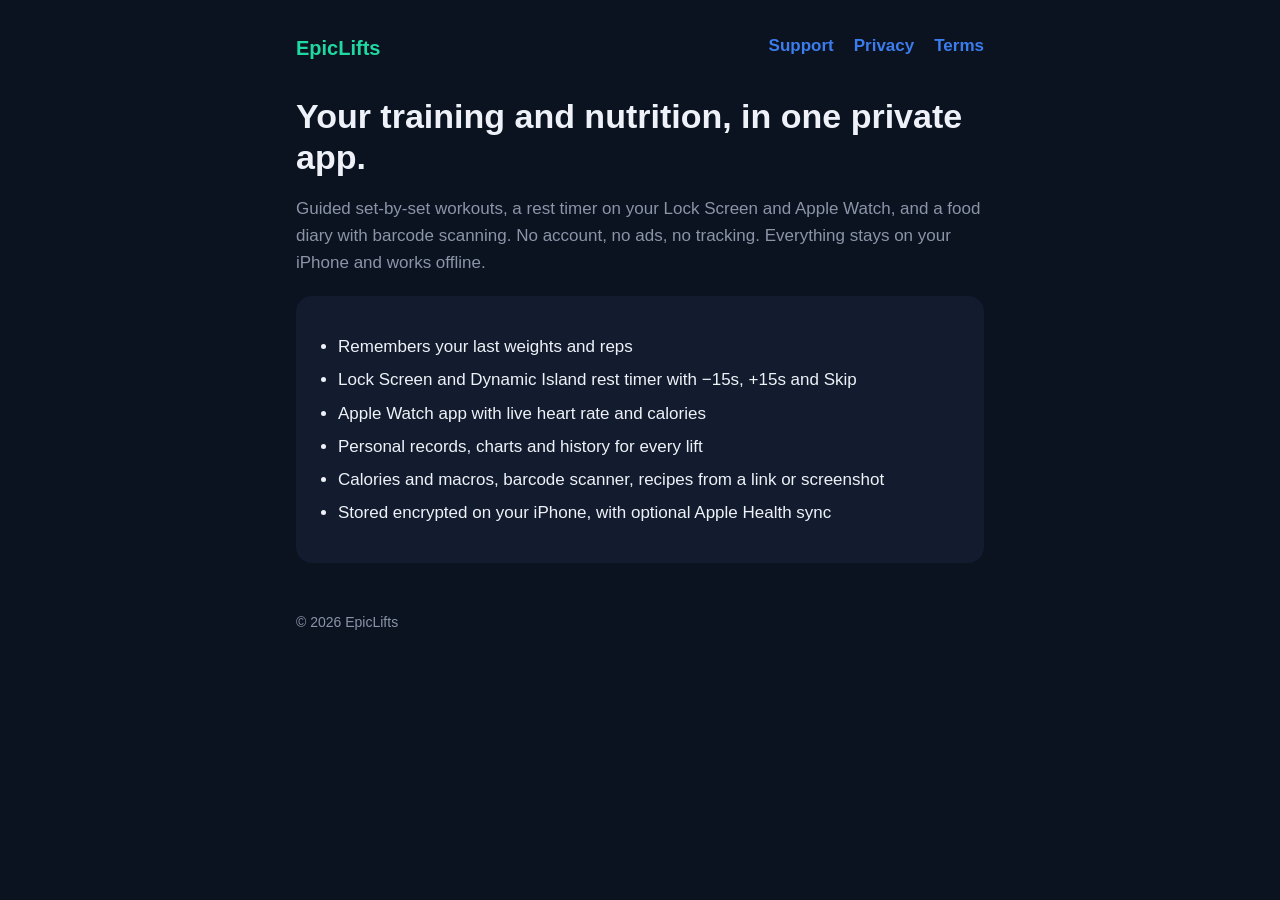
<file: index.html>
<!doctype html>
<html lang="en">
<head>
<meta charset="utf-8">
<meta name="viewport" content="width=device-width, initial-scale=1">
<title>EpicLifts</title>
<meta name="description" content="Workout log and food diary in one fast, private iPhone app. No account, no ads, works offline.">
<link rel="stylesheet" href="style.css?v=4">
</head>
<body>
<main>
<nav><a href="./">EpicLifts</a><a href="support.html">Support</a><a href="privacy.html">Privacy</a><a href="terms.html">Terms</a></nav>
<h1>Your training and nutrition, in one private app.</h1>
<p class="muted">Guided set-by-set workouts, a rest timer on your Lock Screen and Apple Watch, and a food diary with barcode scanning. No account, no ads, no tracking. Everything stays on your iPhone and works offline.</p>
<div class="card">
<ul>
<li>Remembers your last weights and reps</li>
<li>Lock Screen and Dynamic Island rest timer with −15s, +15s and Skip</li>
<li>Apple Watch app with live heart rate and calories</li>
<li>Personal records, charts and history for every lift</li>
<li>Calories and macros, barcode scanner, recipes from a link or screenshot</li>
<li>Stored encrypted on your iPhone, with optional Apple Health sync</li>
</ul>
</div>
<footer>© 2026 EpicLifts</footer>
</main>
</body>
</html>
</file>
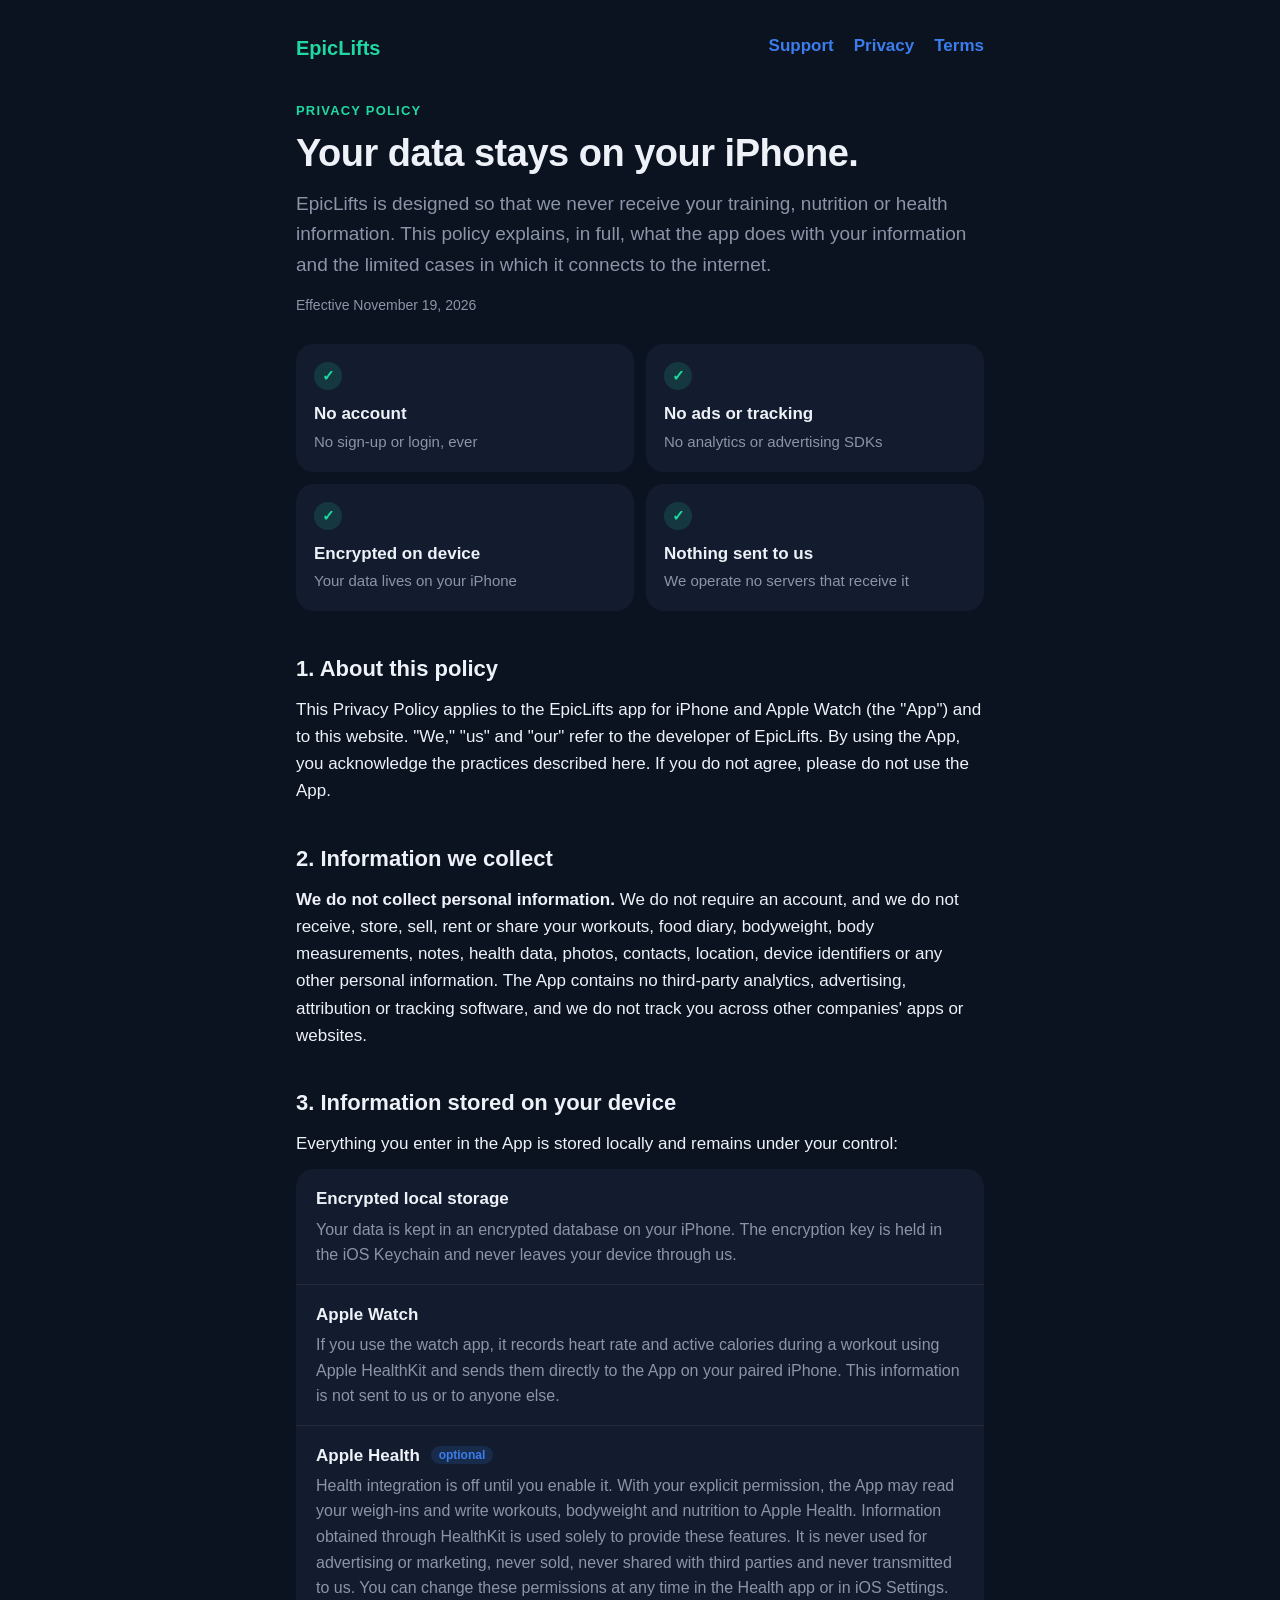
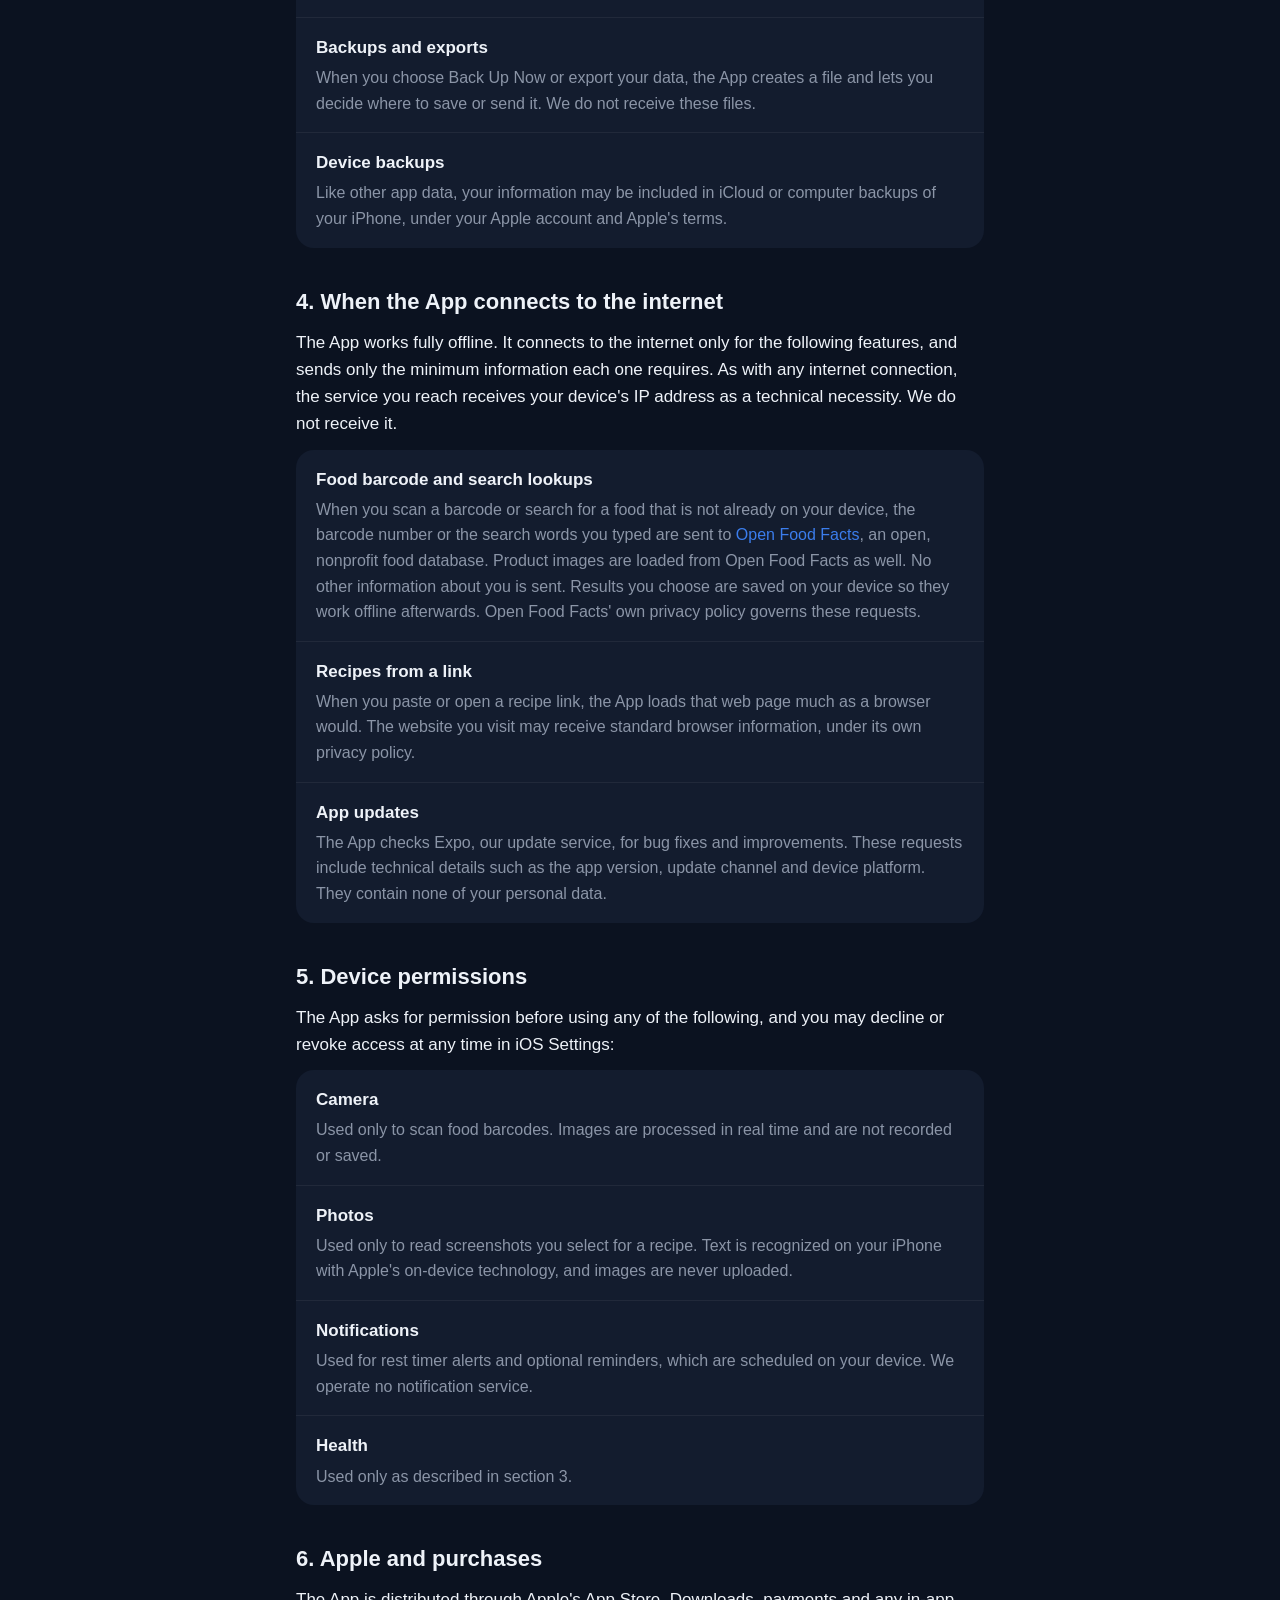
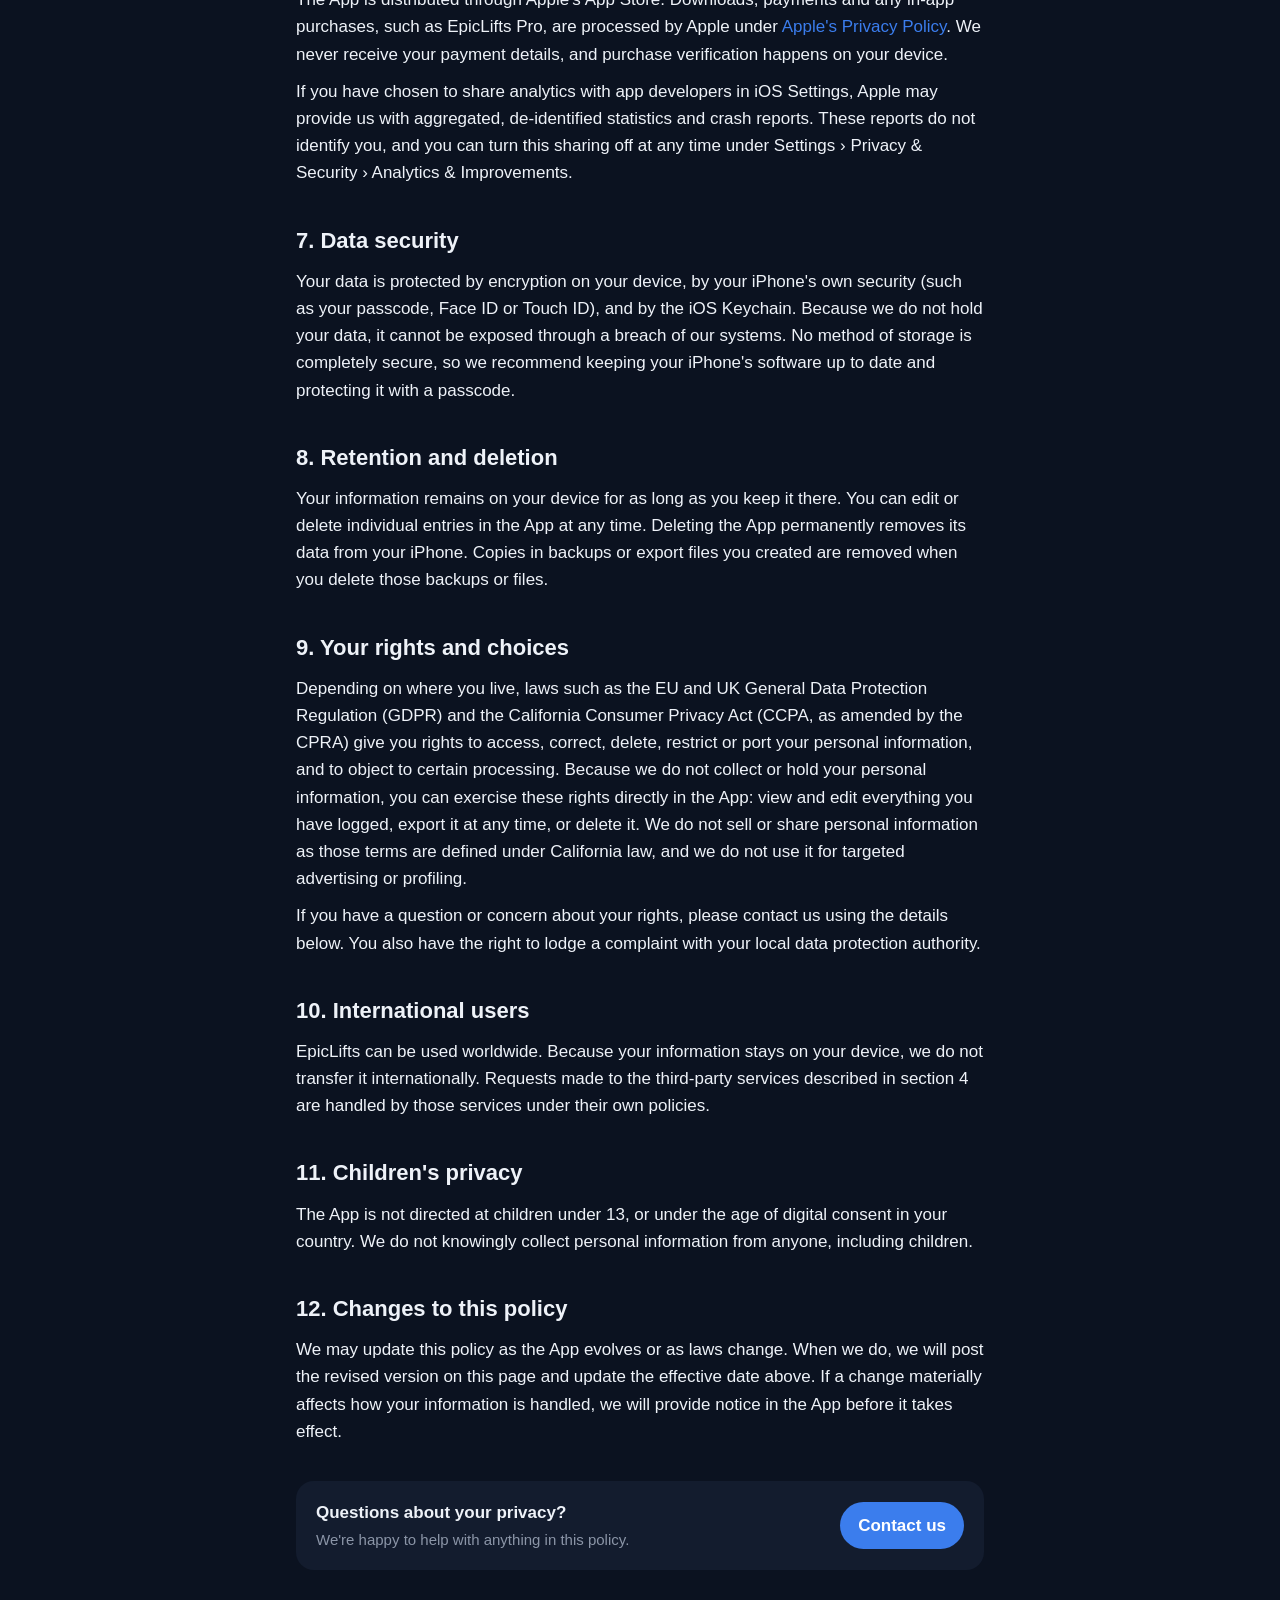
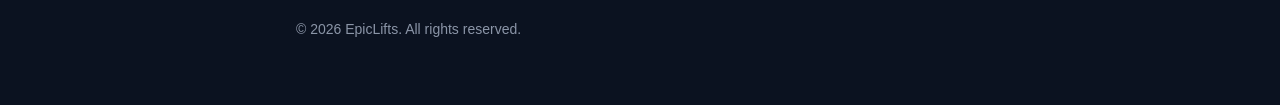
<file: privacy.html>
<!doctype html>
<html lang="en">
<head>
<meta charset="utf-8">
<meta name="viewport" content="width=device-width, initial-scale=1">
<title>EpicLifts Privacy Policy</title>
<meta name="description" content="How EpicLifts handles your information: no account, no ads, no tracking, and your data stays on your iPhone.">
<link rel="stylesheet" href="style.css?v=4">
</head>
<body>
<main>
<nav><a href="./">EpicLifts</a><a href="support.html">Support</a><a href="privacy.html">Privacy</a><a href="terms.html">Terms</a></nav>

<header class="hero">
  <span class="eyebrow">Privacy Policy</span>
  <h1>Your data stays on your iPhone.</h1>
  <p class="lead">EpicLifts is designed so that we never receive your training, nutrition or health information. This policy explains, in full, what the app does with your information and the limited cases in which it connects to the internet.</p>
  <p class="meta">Effective November 19, 2026</p>
</header>

<div class="tiles">
  <div class="tile"><span class="dot">✓</span><b>No account</b><span>No sign-up or login, ever</span></div>
  <div class="tile"><span class="dot">✓</span><b>No ads or tracking</b><span>No analytics or advertising SDKs</span></div>
  <div class="tile"><span class="dot">✓</span><b>Encrypted on device</b><span>Your data lives on your iPhone</span></div>
  <div class="tile"><span class="dot">✓</span><b>Nothing sent to us</b><span>We operate no servers that receive it</span></div>
</div>

<section class="sec">
  <h2>1. About this policy</h2>
  <p>This Privacy Policy applies to the EpicLifts app for iPhone and Apple Watch (the "App") and to this website. "We," "us" and "our" refer to the developer of EpicLifts. By using the App, you acknowledge the practices described here. If you do not agree, please do not use the App.</p>
</section>

<section class="sec">
  <h2>2. Information we collect</h2>
  <p><strong>We do not collect personal information.</strong> We do not require an account, and we do not receive, store, sell, rent or share your workouts, food diary, bodyweight, body measurements, notes, health data, photos, contacts, location, device identifiers or any other personal information. The App contains no third-party analytics, advertising, attribution or tracking software, and we do not track you across other companies' apps or websites.</p>
</section>

<section class="sec">
  <h2>3. Information stored on your device</h2>
  <p>Everything you enter in the App is stored locally and remains under your control:</p>
  <div class="rows">
    <div class="row"><b>Encrypted local storage</b><p>Your data is kept in an encrypted database on your iPhone. The encryption key is held in the iOS Keychain and never leaves your device through us.</p></div>
    <div class="row"><b>Apple Watch</b><p>If you use the watch app, it records heart rate and active calories during a workout using Apple HealthKit and sends them directly to the App on your paired iPhone. This information is not sent to us or to anyone else.</p></div>
    <div class="row"><b>Apple Health <span class="tag">optional</span></b><p>Health integration is off until you enable it. With your explicit permission, the App may read your weigh-ins and write workouts, bodyweight and nutrition to Apple Health. Information obtained through HealthKit is used solely to provide these features. It is never used for advertising or marketing, never sold, never shared with third parties and never transmitted to us. You can change these permissions at any time in the Health app or in iOS Settings.</p></div>
    <div class="row"><b>Backups and exports</b><p>When you choose Back Up Now or export your data, the App creates a file and lets you decide where to save or send it. We do not receive these files.</p></div>
    <div class="row"><b>Device backups</b><p>Like other app data, your information may be included in iCloud or computer backups of your iPhone, under your Apple account and Apple's terms.</p></div>
  </div>
</section>

<section class="sec">
  <h2>4. When the App connects to the internet</h2>
  <p>The App works fully offline. It connects to the internet only for the following features, and sends only the minimum information each one requires. As with any internet connection, the service you reach receives your device's IP address as a technical necessity. We do not receive it.</p>
  <div class="rows">
    <div class="row"><b>Food barcode and search lookups</b><p>When you scan a barcode or search for a food that is not already on your device, the barcode number or the search words you typed are sent to <a href="https://world.openfoodfacts.org">Open Food Facts</a>, an open, nonprofit food database. Product images are loaded from Open Food Facts as well. No other information about you is sent. Results you choose are saved on your device so they work offline afterwards. Open Food Facts' own privacy policy governs these requests.</p></div>
    <div class="row"><b>Recipes from a link</b><p>When you paste or open a recipe link, the App loads that web page much as a browser would. The website you visit may receive standard browser information, under its own privacy policy.</p></div>
    <div class="row"><b>App updates</b><p>The App checks Expo, our update service, for bug fixes and improvements. These requests include technical details such as the app version, update channel and device platform. They contain none of your personal data.</p></div>
  </div>
</section>

<section class="sec">
  <h2>5. Device permissions</h2>
  <p>The App asks for permission before using any of the following, and you may decline or revoke access at any time in iOS Settings:</p>
  <div class="rows">
    <div class="row"><b>Camera</b><p>Used only to scan food barcodes. Images are processed in real time and are not recorded or saved.</p></div>
    <div class="row"><b>Photos</b><p>Used only to read screenshots you select for a recipe. Text is recognized on your iPhone with Apple's on-device technology, and images are never uploaded.</p></div>
    <div class="row"><b>Notifications</b><p>Used for rest timer alerts and optional reminders, which are scheduled on your device. We operate no notification service.</p></div>
    <div class="row"><b>Health</b><p>Used only as described in section 3.</p></div>
  </div>
</section>

<section class="sec">
  <h2>6. Apple and purchases</h2>
  <p>The App is distributed through Apple's App Store. Downloads, payments and any in-app purchases, such as EpicLifts Pro, are processed by Apple under <a href="https://www.apple.com/legal/privacy/">Apple's Privacy Policy</a>. We never receive your payment details, and purchase verification happens on your device.</p>
  <p>If you have chosen to share analytics with app developers in iOS Settings, Apple may provide us with aggregated, de-identified statistics and crash reports. These reports do not identify you, and you can turn this sharing off at any time under Settings › Privacy &amp; Security › Analytics &amp; Improvements.</p>
</section>

<section class="sec">
  <h2>7. Data security</h2>
  <p>Your data is protected by encryption on your device, by your iPhone's own security (such as your passcode, Face ID or Touch ID), and by the iOS Keychain. Because we do not hold your data, it cannot be exposed through a breach of our systems. No method of storage is completely secure, so we recommend keeping your iPhone's software up to date and protecting it with a passcode.</p>
</section>

<section class="sec">
  <h2>8. Retention and deletion</h2>
  <p>Your information remains on your device for as long as you keep it there. You can edit or delete individual entries in the App at any time. Deleting the App permanently removes its data from your iPhone. Copies in backups or export files you created are removed when you delete those backups or files.</p>
</section>

<section class="sec">
  <h2>9. Your rights and choices</h2>
  <p>Depending on where you live, laws such as the EU and UK General Data Protection Regulation (GDPR) and the California Consumer Privacy Act (CCPA, as amended by the CPRA) give you rights to access, correct, delete, restrict or port your personal information, and to object to certain processing. Because we do not collect or hold your personal information, you can exercise these rights directly in the App: view and edit everything you have logged, export it at any time, or delete it. We do not sell or share personal information as those terms are defined under California law, and we do not use it for targeted advertising or profiling.</p>
  <p>If you have a question or concern about your rights, please contact us using the details below. You also have the right to lodge a complaint with your local data protection authority.</p>
</section>

<section class="sec">
  <h2>10. International users</h2>
  <p>EpicLifts can be used worldwide. Because your information stays on your device, we do not transfer it internationally. Requests made to the third-party services described in section 4 are handled by those services under their own policies.</p>
</section>

<section class="sec">
  <h2>11. Children's privacy</h2>
  <p>The App is not directed at children under 13, or under the age of digital consent in your country. We do not knowingly collect personal information from anyone, including children.</p>
</section>

<section class="sec">
  <h2>12. Changes to this policy</h2>
  <p>We may update this policy as the App evolves or as laws change. When we do, we will post the revised version on this page and update the effective date above. If a change materially affects how your information is handled, we will provide notice in the App before it takes effect.</p>
</section>

<div class="contact">
  <div><b>Questions about your privacy?</b><p>We're happy to help with anything in this policy.</p></div>
  <a class="btn" href="https://github.com/dominickkubica/epiclifts/issues/new">Contact us</a>
</div>

<footer>© 2026 EpicLifts. All rights reserved.</footer>
</main>
</body>
</html>
</file>
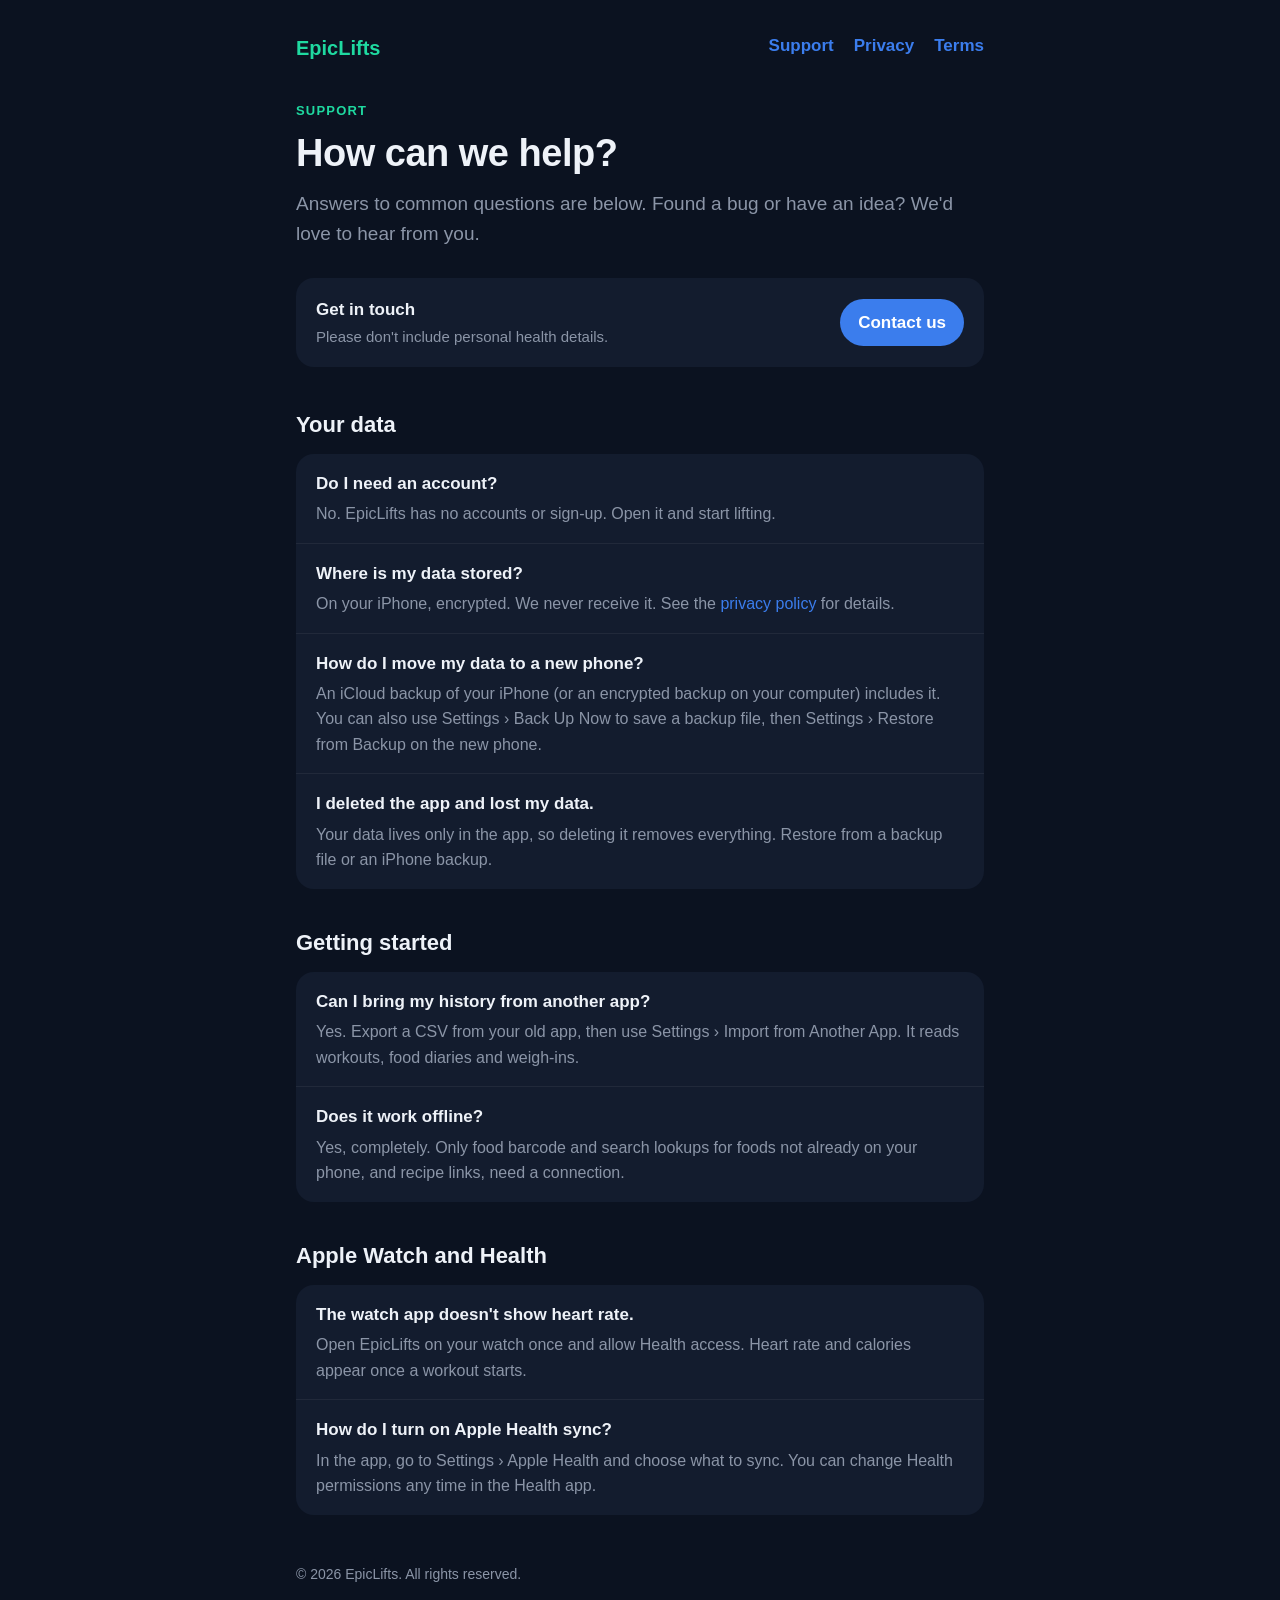
<file: support.html>
<!doctype html>
<html lang="en">
<head>
<meta charset="utf-8">
<meta name="viewport" content="width=device-width, initial-scale=1">
<title>EpicLifts Support</title>
<meta name="description" content="Help with EpicLifts: answers to common questions and how to contact us.">
<link rel="stylesheet" href="style.css?v=4">
</head>
<body>
<main>
<nav><a href="./">EpicLifts</a><a href="support.html">Support</a><a href="privacy.html">Privacy</a><a href="terms.html">Terms</a></nav>

<header class="hero">
  <span class="eyebrow">Support</span>
  <h1>How can we help?</h1>
  <p class="lead">Answers to common questions are below. Found a bug or have an idea? We'd love to hear from you.</p>
</header>

<div class="contact">
  <div><b>Get in touch</b><p>Please don't include personal health details.</p></div>
  <a class="btn" href="https://github.com/dominickkubica/epiclifts/issues/new">Contact us</a>
</div>

<section class="sec" style="margin-top: 40px">
  <h2>Your data</h2>
  <div class="rows">
    <div class="row"><b>Do I need an account?</b><p>No. EpicLifts has no accounts or sign-up. Open it and start lifting.</p></div>
    <div class="row"><b>Where is my data stored?</b><p>On your iPhone, encrypted. We never receive it. See the <a href="privacy.html">privacy policy</a> for details.</p></div>
    <div class="row"><b>How do I move my data to a new phone?</b><p>An iCloud backup of your iPhone (or an encrypted backup on your computer) includes it. You can also use Settings › Back Up Now to save a backup file, then Settings › Restore from Backup on the new phone.</p></div>
    <div class="row"><b>I deleted the app and lost my data.</b><p>Your data lives only in the app, so deleting it removes everything. Restore from a backup file or an iPhone backup.</p></div>
  </div>
</section>

<section class="sec">
  <h2>Getting started</h2>
  <div class="rows">
    <div class="row"><b>Can I bring my history from another app?</b><p>Yes. Export a CSV from your old app, then use Settings › Import from Another App. It reads workouts, food diaries and weigh-ins.</p></div>
    <div class="row"><b>Does it work offline?</b><p>Yes, completely. Only food barcode and search lookups for foods not already on your phone, and recipe links, need a connection.</p></div>
  </div>
</section>

<section class="sec">
  <h2>Apple Watch and Health</h2>
  <div class="rows">
    <div class="row"><b>The watch app doesn't show heart rate.</b><p>Open EpicLifts on your watch once and allow Health access. Heart rate and calories appear once a workout starts.</p></div>
    <div class="row"><b>How do I turn on Apple Health sync?</b><p>In the app, go to Settings › Apple Health and choose what to sync. You can change Health permissions any time in the Health app.</p></div>
  </div>
</section>

<footer>© 2026 EpicLifts. All rights reserved.</footer>
</main>
</body>
</html>
</file>
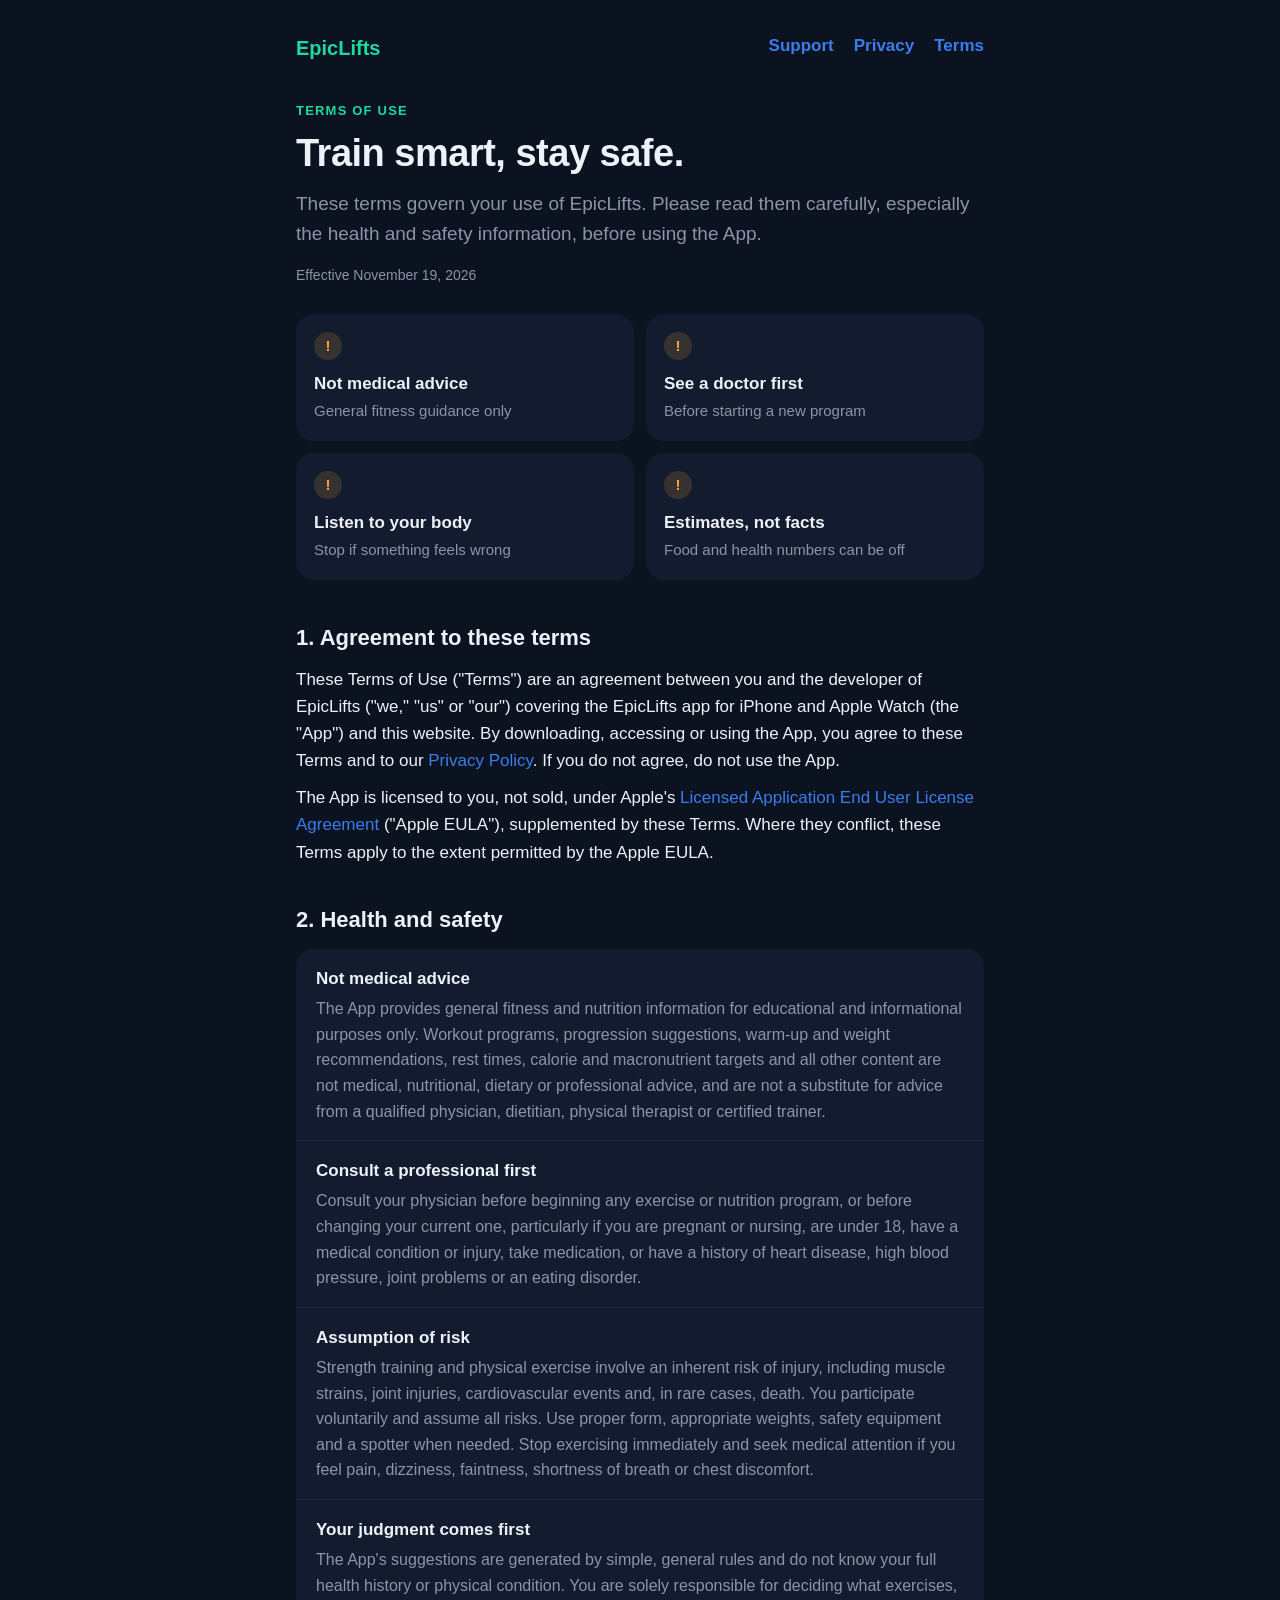
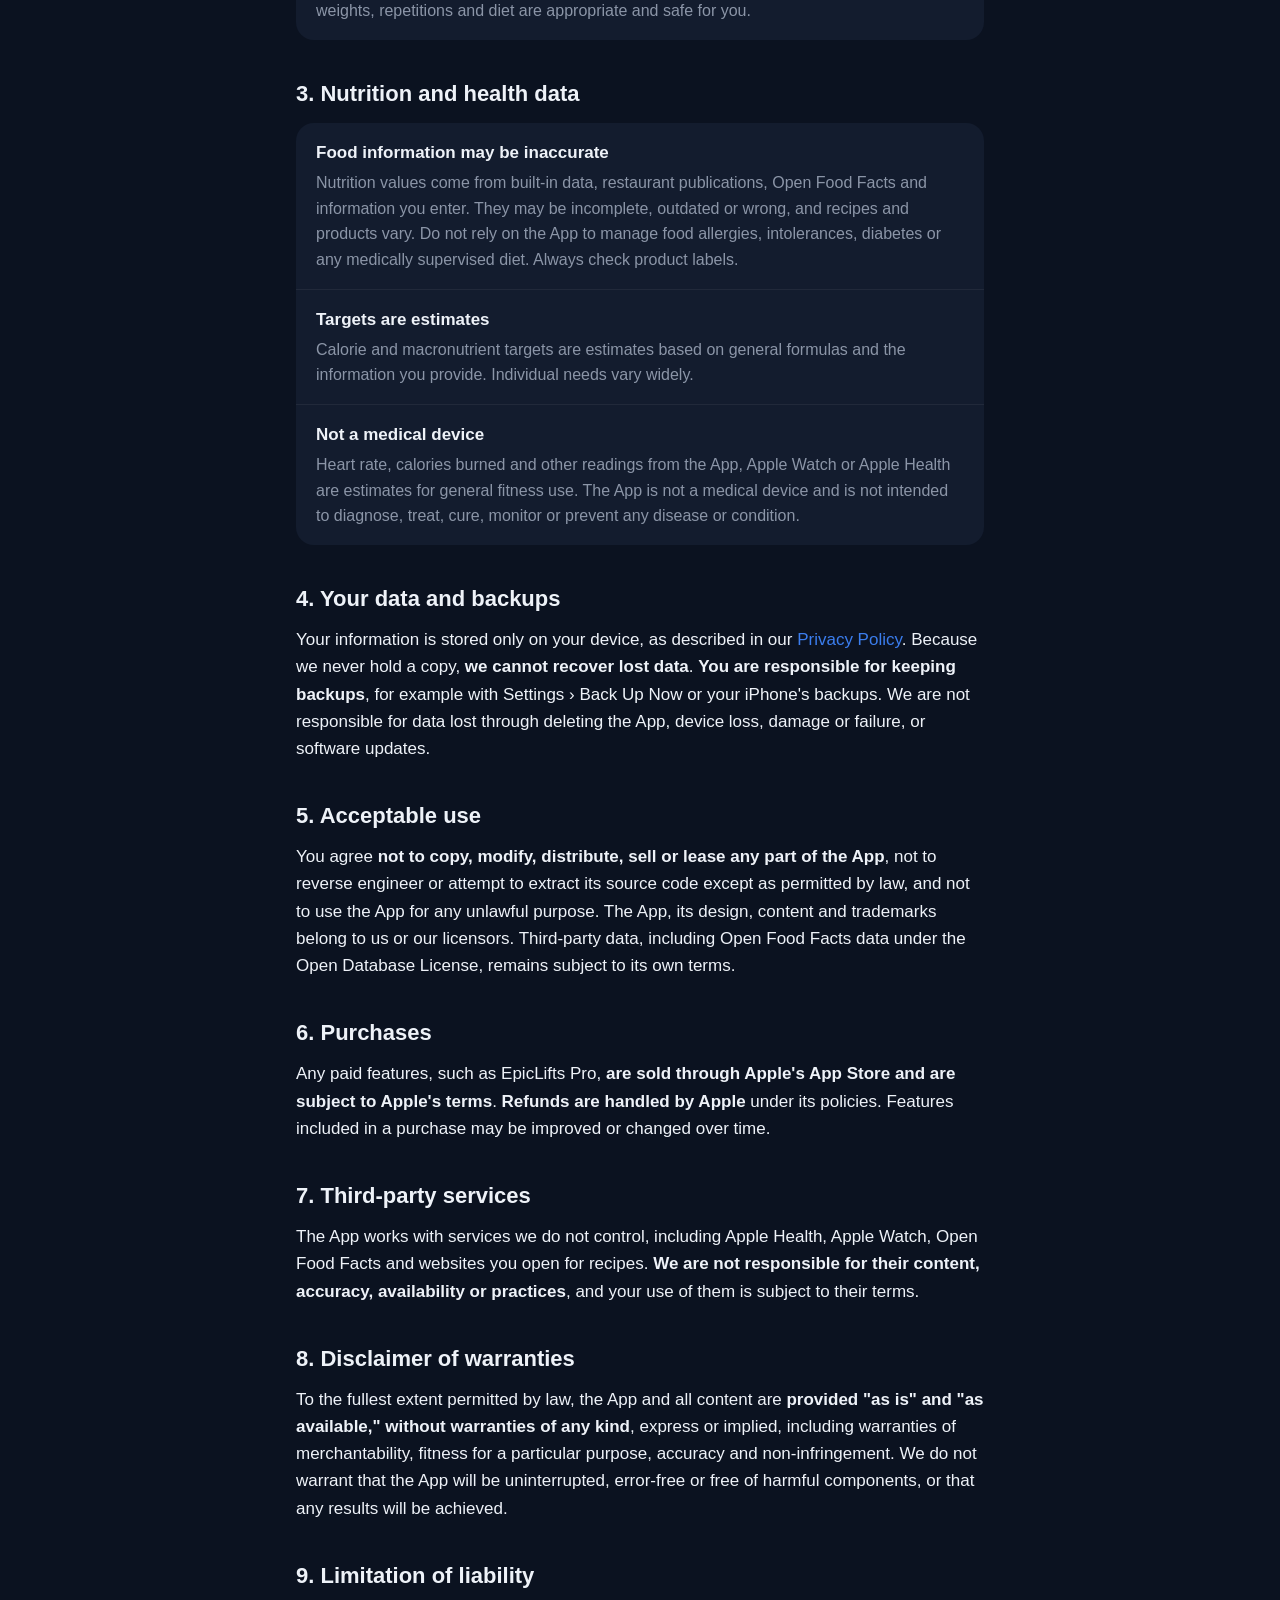
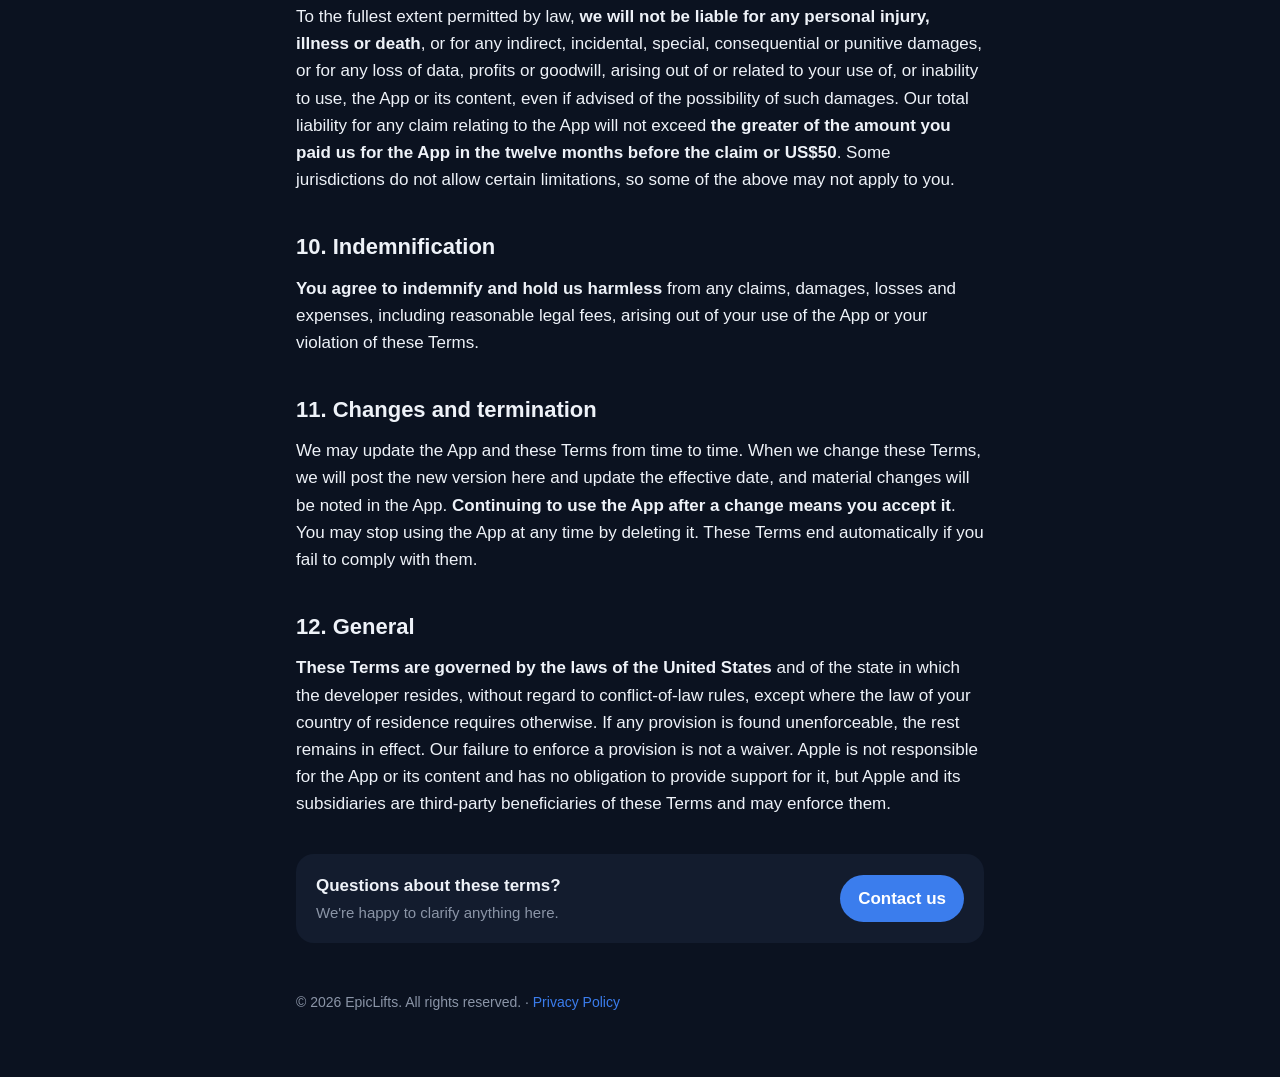
<file: terms.html>
<!doctype html>
<html lang="en">
<head>
<meta charset="utf-8">
<meta name="viewport" content="width=device-width, initial-scale=1">
<title>EpicLifts Terms of Use</title>
<meta name="description" content="The terms for using EpicLifts, including health and safety information.">
<link rel="stylesheet" href="style.css?v=4">
</head>
<body>
<main>
<nav><a href="./">EpicLifts</a><a href="support.html">Support</a><a href="privacy.html">Privacy</a><a href="terms.html">Terms</a></nav>

<header class="hero">
  <span class="eyebrow">Terms of Use</span>
  <h1>Train smart, stay safe.</h1>
  <p class="lead">These terms govern your use of EpicLifts. Please read them carefully, especially the health and safety information, before using the App.</p>
  <p class="meta">Effective November 19, 2026</p>
</header>

<div class="tiles">
  <div class="tile"><span class="dot warn">!</span><b>Not medical advice</b><span>General fitness guidance only</span></div>
  <div class="tile"><span class="dot warn">!</span><b>See a doctor first</b><span>Before starting a new program</span></div>
  <div class="tile"><span class="dot warn">!</span><b>Listen to your body</b><span>Stop if something feels wrong</span></div>
  <div class="tile"><span class="dot warn">!</span><b>Estimates, not facts</b><span>Food and health numbers can be off</span></div>
</div>

<section class="sec">
  <h2>1. Agreement to these terms</h2>
  <p>These Terms of Use ("Terms") are an agreement between you and the developer of EpicLifts ("we," "us" or "our") covering the EpicLifts app for iPhone and Apple Watch (the "App") and this website. By downloading, accessing or using the App, you agree to these Terms and to our <a href="privacy.html">Privacy Policy</a>. If you do not agree, do not use the App.</p>
  <p>The App is licensed to you, not sold, under Apple's <a href="https://www.apple.com/legal/internet-services/itunes/dev/stdeula/">Licensed Application End User License Agreement</a> ("Apple EULA"), supplemented by these Terms. Where they conflict, these Terms apply to the extent permitted by the Apple EULA.</p>
</section>

<section class="sec">
  <h2>2. Health and safety</h2>
  <div class="rows">
    <div class="row"><b>Not medical advice</b><p>The App provides general fitness and nutrition information for educational and informational purposes only. Workout programs, progression suggestions, warm-up and weight recommendations, rest times, calorie and macronutrient targets and all other content are not medical, nutritional, dietary or professional advice, and are not a substitute for advice from a qualified physician, dietitian, physical therapist or certified trainer.</p></div>
    <div class="row"><b>Consult a professional first</b><p>Consult your physician before beginning any exercise or nutrition program, or before changing your current one, particularly if you are pregnant or nursing, are under 18, have a medical condition or injury, take medication, or have a history of heart disease, high blood pressure, joint problems or an eating disorder.</p></div>
    <div class="row"><b>Assumption of risk</b><p>Strength training and physical exercise involve an inherent risk of injury, including muscle strains, joint injuries, cardiovascular events and, in rare cases, death. You participate voluntarily and assume all risks. Use proper form, appropriate weights, safety equipment and a spotter when needed. Stop exercising immediately and seek medical attention if you feel pain, dizziness, faintness, shortness of breath or chest discomfort.</p></div>
    <div class="row"><b>Your judgment comes first</b><p>The App's suggestions are generated by simple, general rules and do not know your full health history or physical condition. You are solely responsible for deciding what exercises, weights, repetitions and diet are appropriate and safe for you.</p></div>
  </div>
</section>

<section class="sec">
  <h2>3. Nutrition and health data</h2>
  <div class="rows">
    <div class="row"><b>Food information may be inaccurate</b><p>Nutrition values come from built-in data, restaurant publications, Open Food Facts and information you enter. They may be incomplete, outdated or wrong, and recipes and products vary. Do not rely on the App to manage food allergies, intolerances, diabetes or any medically supervised diet. Always check product labels.</p></div>
    <div class="row"><b>Targets are estimates</b><p>Calorie and macronutrient targets are estimates based on general formulas and the information you provide. Individual needs vary widely.</p></div>
    <div class="row"><b>Not a medical device</b><p>Heart rate, calories burned and other readings from the App, Apple Watch or Apple Health are estimates for general fitness use. The App is not a medical device and is not intended to diagnose, treat, cure, monitor or prevent any disease or condition.</p></div>
  </div>
</section>

<section class="sec">
  <h2>4. Your data and backups</h2>
  <p>Your information is stored only on your device, as described in our <a href="privacy.html">Privacy Policy</a>. Because we never hold a copy, <strong>we cannot recover lost data</strong>. <strong>You are responsible for keeping backups</strong>, for example with Settings › Back Up Now or your iPhone's backups. We are not responsible for data lost through deleting the App, device loss, damage or failure, or software updates.</p>
</section>

<section class="sec">
  <h2>5. Acceptable use</h2>
  <p>You agree <strong>not to copy, modify, distribute, sell or lease any part of the App</strong>, not to reverse engineer or attempt to extract its source code except as permitted by law, and not to use the App for any unlawful purpose. The App, its design, content and trademarks belong to us or our licensors. Third-party data, including Open Food Facts data under the Open Database License, remains subject to its own terms.</p>
</section>

<section class="sec">
  <h2>6. Purchases</h2>
  <p>Any paid features, such as EpicLifts Pro, <strong>are sold through Apple's App Store and are subject to Apple's terms</strong>. <strong>Refunds are handled by Apple</strong> under its policies. Features included in a purchase may be improved or changed over time.</p>
</section>

<section class="sec">
  <h2>7. Third-party services</h2>
  <p>The App works with services we do not control, including Apple Health, Apple Watch, Open Food Facts and websites you open for recipes. <strong>We are not responsible for their content, accuracy, availability or practices</strong>, and your use of them is subject to their terms.</p>
</section>

<section class="sec">
  <h2>8. Disclaimer of warranties</h2>
  <p>To the fullest extent permitted by law, the App and all content are <strong>provided "as is" and "as available," without warranties of any kind</strong>, express or implied, including warranties of merchantability, fitness for a particular purpose, accuracy and non-infringement. We do not warrant that the App will be uninterrupted, error-free or free of harmful components, or that any results will be achieved.</p>
</section>

<section class="sec">
  <h2>9. Limitation of liability</h2>
  <p>To the fullest extent permitted by law, <strong>we will not be liable for any personal injury, illness or death</strong>, or for any indirect, incidental, special, consequential or punitive damages, or for any loss of data, profits or goodwill, arising out of or related to your use of, or inability to use, the App or its content, even if advised of the possibility of such damages. Our total liability for any claim relating to the App will not exceed <strong>the greater of the amount you paid us for the App in the twelve months before the claim or US$50</strong>. Some jurisdictions do not allow certain limitations, so some of the above may not apply to you.</p>
</section>

<section class="sec">
  <h2>10. Indemnification</h2>
  <p><strong>You agree to indemnify and hold us harmless</strong> from any claims, damages, losses and expenses, including reasonable legal fees, arising out of your use of the App or your violation of these Terms.</p>
</section>

<section class="sec">
  <h2>11. Changes and termination</h2>
  <p>We may update the App and these Terms from time to time. When we change these Terms, we will post the new version here and update the effective date, and material changes will be noted in the App. <strong>Continuing to use the App after a change means you accept it</strong>. You may stop using the App at any time by deleting it. These Terms end automatically if you fail to comply with them.</p>
</section>

<section class="sec">
  <h2>12. General</h2>
  <p><strong>These Terms are governed by the laws of the United States</strong> and of the state in which the developer resides, without regard to conflict-of-law rules, except where the law of your country of residence requires otherwise. If any provision is found unenforceable, the rest remains in effect. Our failure to enforce a provision is not a waiver. Apple is not responsible for the App or its content and has no obligation to provide support for it, but Apple and its subsidiaries are third-party beneficiaries of these Terms and may enforce them.</p>
</section>

<div class="contact">
  <div><b>Questions about these terms?</b><p>We're happy to clarify anything here.</p></div>
  <a class="btn" href="https://github.com/dominickkubica/epiclifts/issues/new">Contact us</a>
</div>

<footer>© 2026 EpicLifts. All rights reserved. · <a href="privacy.html">Privacy Policy</a></footer>
</main>
</body>
</html>
</file>
<file: style.css>
:root { --bg: #0b1220; --panel: #131c2e; --text: #eef2f8; --muted: #8b95a7; --accent: #3b7ded; --good: #1fd9a0; }
* { box-sizing: border-box; }
body { margin: 0; background: var(--bg); color: var(--text); font: 17px/1.6 -apple-system, BlinkMacSystemFont, "Segoe UI", Roboto, sans-serif; }
main { max-width: 720px; margin: 0 auto; padding: 32px 16px 64px; }
nav { display: flex; gap: 20px; margin-bottom: 32px; font-weight: 600; }
nav a:first-child { margin-right: auto; color: var(--good); font-size: 20px; font-weight: 800; }
a { color: var(--accent); text-decoration: none; }
a:hover { text-decoration: underline; }
h1 { font-size: 34px; line-height: 1.2; margin: 0 0 8px; }
h2 { font-size: 21px; margin: 32px 0 8px; }
.muted { color: var(--muted); }
.card { background: var(--panel); border-radius: 16px; padding: 20px; margin: 20px 0; }
ul { padding-left: 22px; }
li { margin: 6px 0; }
footer { margin-top: 48px; color: var(--muted); font-size: 14px; }

/* Privacy page: friendly, scannable */
.hero { margin: 8px 0 28px; }
.eyebrow { color: var(--good); font-size: 13px; font-weight: 700; letter-spacing: 1.2px; text-transform: uppercase; }
.hero h1 { font-size: 38px; margin: 8px 0 12px; letter-spacing: -0.5px; }
.lead { color: var(--muted); font-size: 19px; margin: 0; }
.tiles { display: grid; grid-template-columns: repeat(2, minmax(0, 1fr)); gap: 12px; margin-bottom: 40px; }
.tile { background: var(--panel); border-radius: 18px; padding: 18px; display: flex; flex-direction: column; gap: 2px; }
.tile b { font-size: 17px; }
.tile span:last-child { color: var(--muted); font-size: 15px; }
.dot { width: 28px; height: 28px; border-radius: 14px; display: grid; place-items: center; margin-bottom: 8px;
  background: rgba(31, 217, 160, 0.15); color: var(--good); font-weight: 800; font-size: 15px; }
.sec { margin: 0 0 36px; }
.sec h2 { font-size: 22px; margin: 0 0 10px; }
.sec p { margin: 0 0 10px; }
.rows { background: var(--panel); border-radius: 18px; overflow: hidden; margin: 12px 0; }
.row { padding: 16px 20px; }
.row + .row { border-top: 1px solid rgba(255, 255, 255, 0.06); }
.row b { display: block; margin-bottom: 4px; }
.row p { color: var(--muted); margin: 0; font-size: 16px; }
.tag { font-size: 12px; font-weight: 700; color: var(--accent); background: rgba(59, 125, 237, 0.15); padding: 2px 8px;
  border-radius: 999px; margin-left: 6px; vertical-align: 2px; }
.note { color: var(--muted); font-size: 15px; }
.contact { display: flex; align-items: center; justify-content: space-between; gap: 16px; background: var(--panel);
  border-radius: 18px; padding: 18px 20px; }
.btn { background: var(--accent); color: #fff; font-weight: 700; padding: 10px 18px; border-radius: 999px; }
.btn:hover { text-decoration: none; opacity: 0.9; }
@media (max-width: 480px) { .hero h1 { font-size: 30px; } .lead { font-size: 17px; } .tile { padding: 14px; } }
.meta { color: var(--muted); font-size: 14px; margin: 14px 0 0; }
.contact p { color: var(--muted); margin: 2px 0 0; font-size: 15px; }
.btn { white-space: nowrap; }
.dot.warn { background: rgba(240, 166, 60, 0.16); color: #f0a63c; }
.sec p strong { color: var(--text); }
</file>
